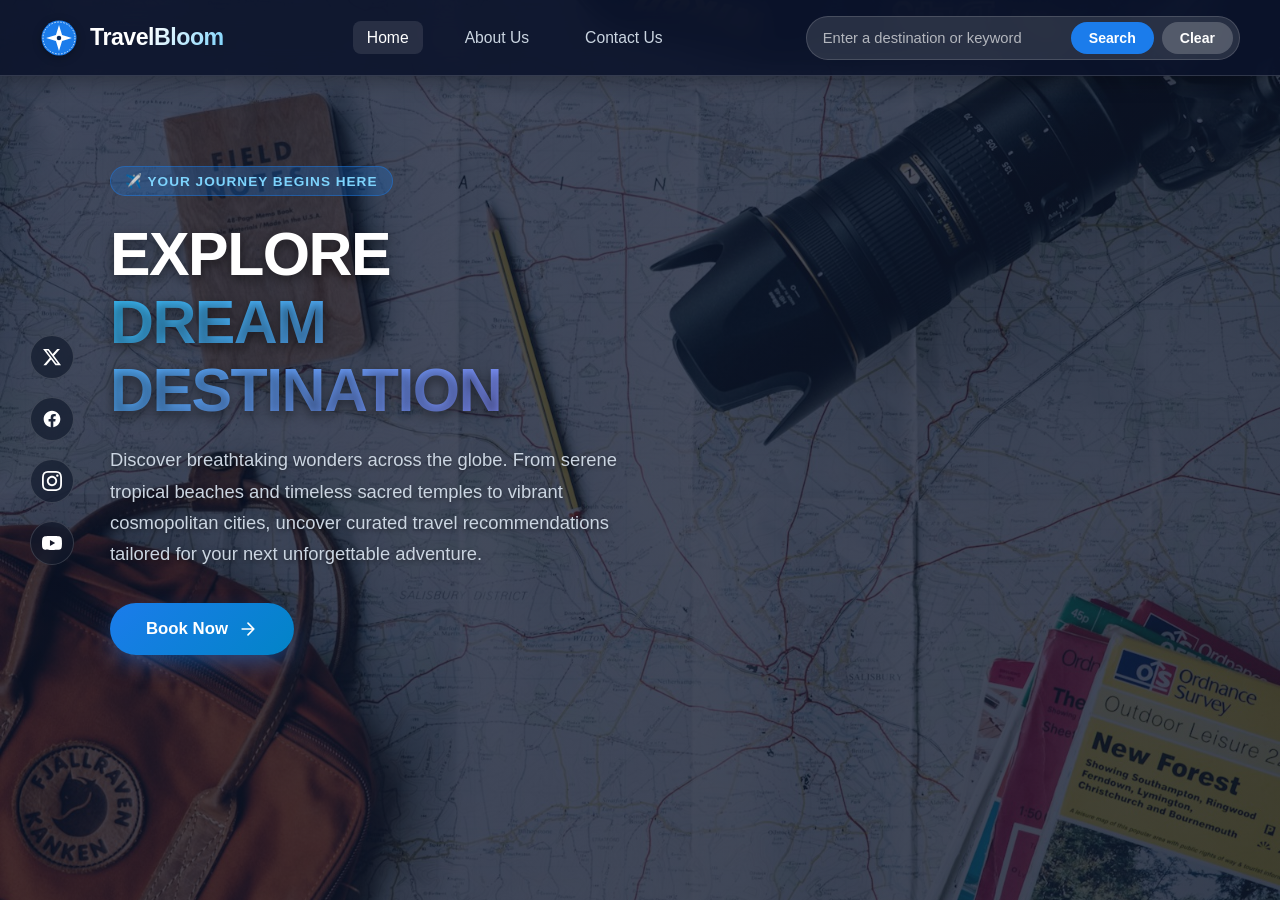
<file: index.html>
<!DOCTYPE html>
<html lang="en">
<head>
  <meta charset="UTF-8">
  <meta name="viewport" content="width=device-width, initial-scale=1.0">
  <title>TravelBloom | Home</title>
  <link rel="stylesheet" href="travel_recommendation.css">
</head>
<body>
  <!-- Navigation Bar -->
  <nav>
    <a href="index.html" class="nav-brand">
      <img src="images/logo.svg" alt="TravelBloom Logo" id="logo">
      <span>TravelBloom</span>
    </a>

    <ul class="nav-links">
      <li><a href="index.html" class="active">Home</a></li>
      <li><a href="about_us.html">About Us</a></li>
      <li><a href="contact_us.html">Contact Us</a></li>
    </ul>

    <div class="search-box">
      <input type="search" id="search" name="search" placeholder="Enter a destination or keyword" autocomplete="off">
      <button type="button" id="btnSearch" class="btn-search" onclick="searchRecommendations()">Search</button>
      <button type="button" id="btnClear" class="btn-clear" onclick="clearResults()">Clear</button>
    </div>
  </nav>

  <!-- Side Social Links -->
  <aside class="social-sidebar">
    <a href="https://twitter.com" target="_blank" rel="noopener noreferrer" title="Twitter / X">
      <img src="images/twitter.svg" alt="Twitter">
    </a>
    <a href="https://facebook.com" target="_blank" rel="noopener noreferrer" title="Facebook">
      <img src="images/facebook.svg" alt="Facebook">
    </a>
    <a href="https://instagram.com" target="_blank" rel="noopener noreferrer" title="Instagram">
      <img src="images/instagram.svg" alt="Instagram">
    </a>
    <a href="https://youtube.com" target="_blank" rel="noopener noreferrer" title="YouTube">
      <img src="images/youtube.svg" alt="YouTube">
    </a>
  </aside>

  <!-- Hero & Results Layout -->
  <main class="hero-container">
    <div class="hero-left">
      <div class="hero-badge">✈️ Your Journey Begins Here</div>
      <h1>EXPLORE<br><span>DREAM DESTINATION</span></h1>
      <p class="hero-description">
        Discover breathtaking wonders across the globe. From serene tropical beaches and timeless sacred temples to vibrant cosmopolitan cities, uncover curated travel recommendations tailored for your next unforgettable adventure.
      </p>
      <button type="button" class="btn-book-now" onclick="handleBookNow()">
        <span>Book Now</span>
        <svg xmlns="http://www.w3.org/2000/svg" width="20" height="20" viewBox="0 0 24 24" fill="none" stroke="currentColor" stroke-width="2" stroke-linecap="round" stroke-linejoin="round"><path d="M5 12h14M12 5l7 7-7 7"/></svg>
      </button>
    </div>

    <!-- Recommendations Results Column -->
    <div id="results" class="results-container"></div>
  </main>

  <!-- Application Script -->
  <script src="travel_recommendation.js"></script>
</body>
</html>
</file>
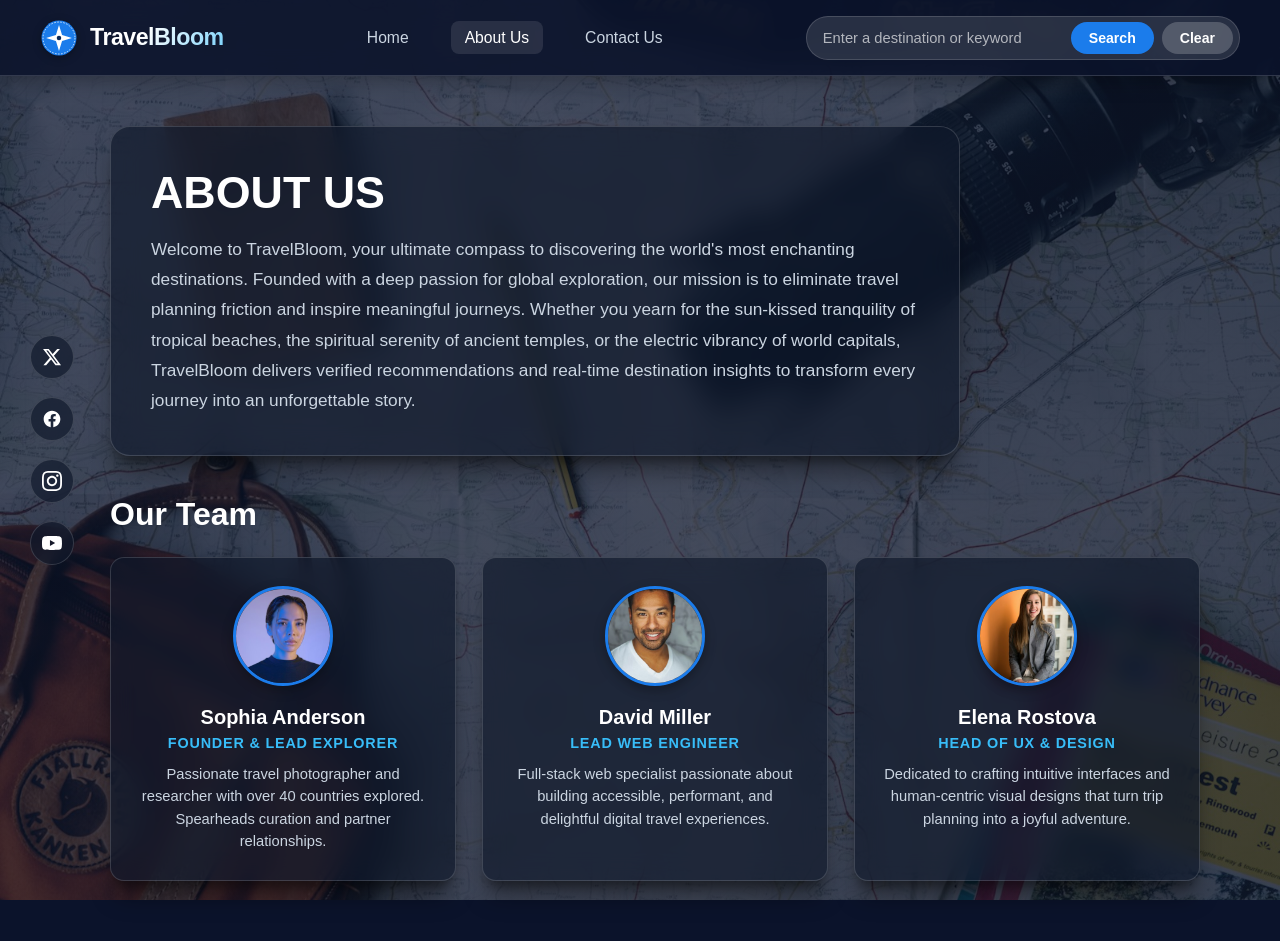
<file: about_us.html>
<!DOCTYPE html>
<html lang="en">
<head>
  <meta charset="UTF-8">
  <meta name="viewport" content="width=device-width, initial-scale=1.0">
  <title>TravelBloom | About Us</title>
  <link rel="stylesheet" href="travel_recommendation.css">
</head>
<body>
  <!-- Navigation Bar -->
  <nav>
    <a href="index.html" class="nav-brand">
      <img src="images/logo.svg" alt="TravelBloom Logo" id="logo">
      <span>TravelBloom</span>
    </a>

    <ul class="nav-links">
      <li><a href="index.html">Home</a></li>
      <li><a href="about_us.html" class="active">About Us</a></li>
      <li><a href="contact_us.html">Contact Us</a></li>
    </ul>

    <div class="search-box">
      <input type="search" id="search" name="search" placeholder="Enter a destination or keyword" autocomplete="off">
      <button type="button" id="btnSearch" class="btn-search" onclick="location.href='index.html'">Search</button>
      <button type="button" id="btnClear" class="btn-clear" onclick="location.href='index.html'">Clear</button>
    </div>
  </nav>

  <!-- Side Social Links -->
  <aside class="social-sidebar">
    <a href="https://twitter.com" target="_blank" rel="noopener noreferrer" title="Twitter / X">
      <img src="images/twitter.svg" alt="Twitter">
    </a>
    <a href="https://facebook.com" target="_blank" rel="noopener noreferrer" title="Facebook">
      <img src="images/facebook.svg" alt="Facebook">
    </a>
    <a href="https://instagram.com" target="_blank" rel="noopener noreferrer" title="Instagram">
      <img src="images/instagram.svg" alt="Instagram">
    </a>
    <a href="https://youtube.com" target="_blank" rel="noopener noreferrer" title="YouTube">
      <img src="images/youtube.svg" alt="YouTube">
    </a>
  </aside>

  <!-- Page Content -->
  <div class="page-container">
    <header class="about-header">
      <h1>ABOUT US</h1>
      <p>
        Welcome to TravelBloom, your ultimate compass to discovering the world's most enchanting destinations. Founded with a deep passion for global exploration, our mission is to eliminate travel planning friction and inspire meaningful journeys. Whether you yearn for the sun-kissed tranquility of tropical beaches, the spiritual serenity of ancient temples, or the electric vibrancy of world capitals, TravelBloom delivers verified recommendations and real-time destination insights to transform every journey into an unforgettable story.
      </p>
    </header>

    <section class="team-section">
      <h2>Our Team</h2>
      <div class="team-grid">
        <div class="team-card">
          <img src="images/team1.jpg" alt="Sophia Anderson">
          <h3>Sophia Anderson</h3>
          <p class="role">Founder & Lead Explorer</p>
          <p class="bio">Passionate travel photographer and researcher with over 40 countries explored. Spearheads curation and partner relationships.</p>
        </div>

        <div class="team-card">
          <img src="images/team2.jpg" alt="David Miller">
          <h3>David Miller</h3>
          <p class="role">Lead Web Engineer</p>
          <p class="bio">Full-stack web specialist passionate about building accessible, performant, and delightful digital travel experiences.</p>
        </div>

        <div class="team-card">
          <img src="images/team3.jpg" alt="Elena Rostova">
          <h3>Elena Rostova</h3>
          <p class="role">Head of UX & Design</p>
          <p class="bio">Dedicated to crafting intuitive interfaces and human-centric visual designs that turn trip planning into a joyful adventure.</p>
        </div>
      </div>
    </section>
  </div>
</body>
</html>
</file>
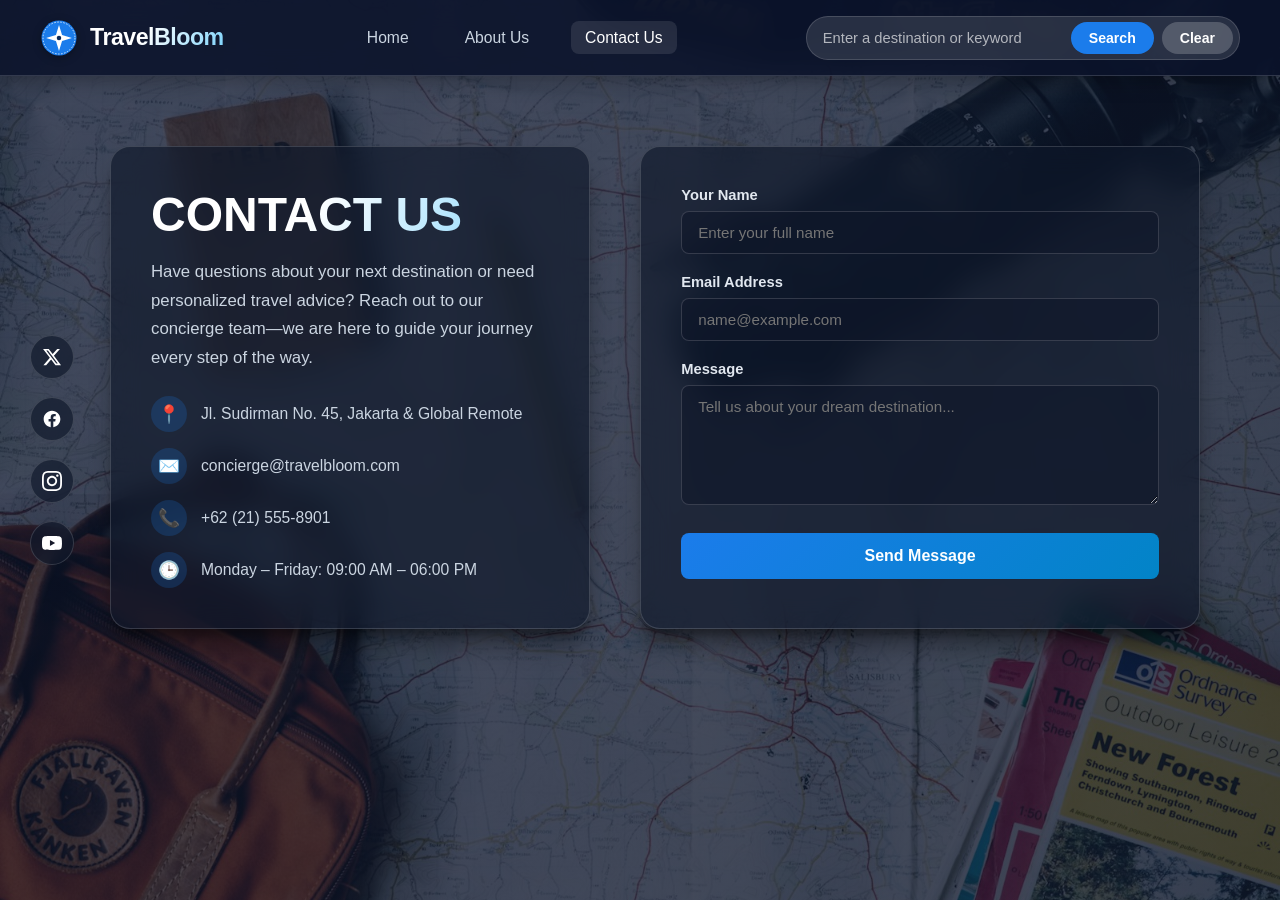
<file: contact_us.html>
<!DOCTYPE html>
<html lang="en">
<head>
  <meta charset="UTF-8">
  <meta name="viewport" content="width=device-width, initial-scale=1.0">
  <title>TravelBloom | Contact Us</title>
  <link rel="stylesheet" href="travel_recommendation.css">
</head>
<body>
  <!-- Navigation Bar -->
  <nav>
    <a href="index.html" class="nav-brand">
      <img src="images/logo.svg" alt="TravelBloom Logo" id="logo">
      <span>TravelBloom</span>
    </a>

    <ul class="nav-links">
      <li><a href="index.html">Home</a></li>
      <li><a href="about_us.html">About Us</a></li>
      <li><a href="contact_us.html" class="active">Contact Us</a></li>
    </ul>

    <div class="search-box">
      <input type="search" id="search" name="search" placeholder="Enter a destination or keyword" autocomplete="off">
      <button type="button" id="btnSearch" class="btn-search" onclick="location.href='index.html'">Search</button>
      <button type="button" id="btnClear" class="btn-clear" onclick="location.href='index.html'">Clear</button>
    </div>
  </nav>

  <!-- Side Social Links -->
  <aside class="social-sidebar">
    <a href="https://twitter.com" target="_blank" rel="noopener noreferrer" title="Twitter / X">
      <img src="images/twitter.svg" alt="Twitter">
    </a>
    <a href="https://facebook.com" target="_blank" rel="noopener noreferrer" title="Facebook">
      <img src="images/facebook.svg" alt="Facebook">
    </a>
    <a href="https://instagram.com" target="_blank" rel="noopener noreferrer" title="Instagram">
      <img src="images/instagram.svg" alt="Instagram">
    </a>
    <a href="https://youtube.com" target="_blank" rel="noopener noreferrer" title="YouTube">
      <img src="images/youtube.svg" alt="YouTube">
    </a>
  </aside>

  <!-- Contact Container -->
  <div class="page-container">
    <div class="contact-container">
      <div class="contact-info">
        <h1>CONTACT US</h1>
        <p>
          Have questions about your next destination or need personalized travel advice? Reach out to our concierge team—we are here to guide your journey every step of the way.
        </p>

        <div class="contact-details">
          <div class="contact-item">
            <span class="icon">📍</span>
            <span>Jl. Sudirman No. 45, Jakarta & Global Remote</span>
          </div>
          <div class="contact-item">
            <span class="icon">✉️</span>
            <span>concierge@travelbloom.com</span>
          </div>
          <div class="contact-item">
            <span class="icon">📞</span>
            <span>+62 (21) 555-8901</span>
          </div>
          <div class="contact-item">
            <span class="icon">🕒</span>
            <span>Monday – Friday: 09:00 AM – 06:00 PM</span>
          </div>
        </div>
      </div>

      <div class="contact-form-card">
        <form class="contact-form" id="contactForm" onsubmit="handleContactSubmit(event)">
          <div class="form-group">
            <label for="name">Your Name</label>
            <input type="text" id="name" name="name" placeholder="Enter your full name" required>
          </div>

          <div class="form-group">
            <label for="email">Email Address</label>
            <input type="email" id="email" name="email" placeholder="name@example.com" required>
          </div>

          <div class="form-group">
            <label for="message">Message</label>
            <textarea id="message" name="message" rows="5" placeholder="Tell us about your dream destination..." required></textarea>
          </div>

          <button type="submit" id="btnSubmit" class="btn-submit">Send Message</button>
          <div class="form-alert" id="formAlert">Thank you! Your message has been sent successfully. We will respond within 24 hours.</div>
        </form>
      </div>
    </div>
  </div>

  <script>
    function handleContactSubmit(event) {
      event.preventDefault();
      const alertBox = document.getElementById('formAlert');
      const form = document.getElementById('contactForm');
      alertBox.style.display = 'block';
      alert('Thank you for contacting TravelBloom! Your message has been submitted successfully.');
      form.reset();
      setTimeout(() => {
        alertBox.style.display = 'none';
      }, 5000);
    }
  </script>
</body>
</html>
</file>
<file: travel_recommendation.css>
/* ==========================================================================
   TravelBloom - Final Project Web Application
   Responsive Stylesheet for Travel Recommendation
   ========================================================================== */

:root {
  --primary: #1b7ceb;
  --primary-hover: #1562bb;
  --accent: #00d2d3;
  --bg-dark: rgba(10, 25, 47, 0.75);
  --glass-bg: rgba(15, 23, 42, 0.65);
  --glass-border: rgba(255, 255, 255, 0.15);
  --card-bg: rgba(255, 255, 255, 0.95);
  --text-main: #ffffff;
  --text-muted: #cbd5e1;
  --text-dark: #1e293b;
  --text-body: #475569;
  --font-family: -apple-system, BlinkMacSystemFont, 'Segoe UI', Roboto, Helvetica, Arial, sans-serif;
  --transition: all 0.3s cubic-bezier(0.4, 0, 0.2, 1);
  --radius-sm: 8px;
  --radius-md: 14px;
  --radius-lg: 20px;
  --shadow-lg: 0 20px 25px -5px rgba(0, 0, 0, 0.4), 0 10px 10px -5px rgba(0, 0, 0, 0.3);
}

* {
  margin: 0;
  padding: 0;
  box-sizing: border-box;
}

body {
  font-family: var(--font-family);
  color: var(--text-main);
  background-color: #0b132b;
  background-image: linear-gradient(135deg, rgba(11, 19, 43, 0.72) 0%, rgba(15, 23, 42, 0.78) 100%), url('images/hero-bg.jpg');
  background-size: cover;
  background-position: center;
  background-attachment: fixed;
  min-height: 100vh;
  display: flex;
  flex-direction: column;
  overflow-x: hidden;
}

/* ==========================================================================
   Navigation Bar
   ========================================================================== */
nav {
  position: fixed;
  top: 0;
  left: 0;
  width: 100%;
  height: 76px;
  background: rgba(11, 19, 43, 0.88);
  backdrop-filter: blur(12px);
  -webkit-backdrop-filter: blur(12px);
  border-bottom: 1px solid var(--glass-border);
  display: flex;
  align-items: center;
  justify-content: space-between;
  padding: 0 40px;
  z-index: 1000;
  box-shadow: 0 4px 20px rgba(0, 0, 0, 0.3);
}

.nav-brand {
  display: flex;
  align-items: center;
  gap: 12px;
  text-decoration: none;
}

.nav-brand img {
  width: 38px;
  height: 38px;
  filter: drop-shadow(0 2px 4px rgba(0,0,0,0.3));
}

.nav-brand span {
  font-size: 1.45rem;
  font-weight: 700;
  letter-spacing: -0.5px;
  color: #ffffff;
  background: linear-gradient(120deg, #ffffff 40%, #7dd3fc 100%);
  -webkit-background-clip: text;
  -webkit-text-fill-color: transparent;
}

.nav-links {
  list-style: none;
  display: flex;
  gap: 28px;
  align-items: center;
}

.nav-links a {
  text-decoration: none;
  color: var(--text-muted);
  font-weight: 500;
  font-size: 0.98rem;
  padding: 8px 14px;
  border-radius: var(--radius-sm);
  transition: var(--transition);
}

.nav-links a:hover,
.nav-links a.active {
  color: #ffffff;
  background: rgba(255, 255, 255, 0.1);
}

.search-box {
  display: flex;
  align-items: center;
  gap: 8px;
  background: rgba(255, 255, 255, 0.12);
  border: 1px solid var(--glass-border);
  border-radius: 9999px;
  padding: 5px 6px 5px 16px;
  transition: var(--transition);
}

.search-box:focus-within {
  background: rgba(255, 255, 255, 0.2);
  border-color: rgba(255, 255, 255, 0.4);
  box-shadow: 0 0 0 3px rgba(27, 124, 235, 0.35);
}

.search-box input {
  background: transparent;
  border: none;
  outline: none;
  color: #ffffff;
  font-size: 0.92rem;
  width: 240px;
}

.search-box input::placeholder {
  color: rgba(255, 255, 255, 0.65);
}

.btn-search,
.btn-clear {
  border: none;
  outline: none;
  padding: 8px 18px;
  font-size: 0.88rem;
  font-weight: 600;
  border-radius: 9999px;
  cursor: pointer;
  transition: var(--transition);
}

.btn-search {
  background-color: var(--primary);
  color: #ffffff;
}

.btn-search:hover {
  background-color: var(--primary-hover);
  transform: translateY(-1px);
}

.btn-clear {
  background-color: rgba(255, 255, 255, 0.2);
  color: #ffffff;
}

.btn-clear:hover {
  background-color: rgba(239, 68, 68, 0.7);
  transform: translateY(-1px);
}

/* ==========================================================================
   Side Social Bar
   ========================================================================== */
.social-sidebar {
  position: fixed;
  left: 30px;
  top: 50%;
  transform: translateY(-50%);
  display: flex;
  flex-direction: column;
  gap: 18px;
  z-index: 100;
}

.social-sidebar a {
  display: flex;
  align-items: center;
  justify-content: center;
  width: 44px;
  height: 44px;
  border-radius: 50%;
  background: rgba(15, 23, 42, 0.65);
  backdrop-filter: blur(8px);
  border: 1px solid var(--glass-border);
  transition: var(--transition);
}

.social-sidebar a:hover {
  background: var(--primary);
  transform: scale(1.15) translateX(4px);
  border-color: rgba(255, 255, 255, 0.5);
  box-shadow: 0 8px 16px rgba(27, 124, 235, 0.4);
}

.social-sidebar img {
  width: 20px;
  height: 20px;
}

/* ==========================================================================
   Main Content Layout (Home)
   ========================================================================== */
main.hero-container {
  margin-top: 76px;
  padding: 40px 60px 40px 110px;
  min-height: calc(100vh - 76px);
  display: flex;
  gap: 40px;
  align-items: flex-start;
  justify-content: space-between;
}

.hero-left {
  flex: 1.1;
  max-width: 600px;
  padding-top: 50px;
}

.hero-badge {
  display: inline-flex;
  align-items: center;
  gap: 8px;
  background: rgba(27, 124, 235, 0.25);
  border: 1px solid rgba(27, 124, 235, 0.45);
  color: #7dd3fc;
  padding: 6px 14px;
  border-radius: 9999px;
  font-size: 0.85rem;
  font-weight: 600;
  text-transform: uppercase;
  letter-spacing: 1px;
  margin-bottom: 24px;
}

.hero-left h1 {
  font-size: 3.8rem;
  line-height: 1.12;
  font-weight: 800;
  letter-spacing: -1.5px;
  margin-bottom: 20px;
  text-shadow: 0 4px 12px rgba(0, 0, 0, 0.5);
}

.hero-left h1 span {
  background: linear-gradient(135deg, #38bdf8 0%, #818cf8 100%);
  -webkit-background-clip: text;
  -webkit-text-fill-color: transparent;
}

.hero-description {
  font-size: 1.15rem;
  line-height: 1.7;
  color: var(--text-muted);
  margin-bottom: 34px;
  max-width: 520px;
  text-shadow: 0 2px 4px rgba(0, 0, 0, 0.4);
}

.btn-book-now {
  display: inline-flex;
  align-items: center;
  gap: 10px;
  background: linear-gradient(135deg, var(--primary) 0%, #0284c7 100%);
  color: #ffffff;
  font-size: 1.05rem;
  font-weight: 700;
  padding: 16px 36px;
  border: none;
  border-radius: 9999px;
  cursor: pointer;
  text-decoration: none;
  box-shadow: 0 10px 25px -5px rgba(27, 124, 235, 0.5);
  transition: var(--transition);
}

.btn-book-now:hover {
  background: linear-gradient(135deg, var(--primary-hover) 0%, #0369a1 100%);
  transform: translateY(-2px);
  box-shadow: 0 15px 30px -5px rgba(27, 124, 235, 0.65);
}

/* ==========================================================================
   Recommendation Results Container
   ========================================================================== */
.results-container {
  flex: 0.9;
  max-width: 520px;
  display: flex;
  flex-direction: column;
  gap: 22px;
  max-height: calc(100vh - 120px);
  overflow-y: auto;
  padding-right: 8px;
}

.results-container::-webkit-scrollbar {
  width: 6px;
}
.results-container::-webkit-scrollbar-thumb {
  background: rgba(255, 255, 255, 0.2);
  border-radius: 9999px;
}

.rec-card {
  background: var(--card-bg);
  border-radius: var(--radius-md);
  overflow: hidden;
  box-shadow: var(--shadow-lg);
  border: 1px solid rgba(255, 255, 255, 0.3);
  transition: var(--transition);
  animation: cardFadeIn 0.35s ease-out forwards;
  flex-shrink: 0;
}

@keyframes cardFadeIn {
  from {
    opacity: 0;
    transform: translateY(16px);
  }
  to {
    opacity: 1;
    transform: translateY(0);
  }
}

.rec-card:hover {
  transform: translateY(-4px);
  box-shadow: 0 25px 30px -5px rgba(0, 0, 0, 0.5);
}

.rec-card-image {
  position: relative;
  width: 100%;
  height: 220px;
  overflow: hidden;
}

.rec-card-image img {
  width: 100%;
  height: 100%;
  object-fit: cover;
  transition: transform 0.5s ease;
}

.rec-card:hover .rec-card-image img {
  transform: scale(1.05);
}

.time-badge {
  position: absolute;
  top: 12px;
  right: 12px;
  background: rgba(15, 23, 42, 0.85);
  backdrop-filter: blur(6px);
  color: #38bdf8;
  padding: 5px 12px;
  border-radius: 9999px;
  font-size: 0.8rem;
  font-weight: 700;
  display: flex;
  align-items: center;
  gap: 6px;
  border: 1px solid rgba(255, 255, 255, 0.15);
}

.rec-card-body {
  padding: 18px 20px 20px;
  color: var(--text-dark);
}

.rec-card-body h3 {
  font-size: 1.25rem;
  font-weight: 700;
  color: var(--text-dark);
  margin-bottom: 8px;
}

.rec-card-body p {
  font-size: 0.92rem;
  line-height: 1.55;
  color: var(--text-body);
  margin-bottom: 16px;
}

.btn-visit {
  display: inline-block;
  background: var(--primary);
  color: #ffffff;
  padding: 8px 22px;
  border-radius: var(--radius-sm);
  font-size: 0.88rem;
  font-weight: 600;
  border: none;
  cursor: pointer;
  transition: var(--transition);
}

.btn-visit:hover {
  background: var(--primary-hover);
  transform: translateY(-1px);
}

.no-results-msg {
  background: rgba(15, 23, 42, 0.85);
  backdrop-filter: blur(10px);
  border: 1px solid var(--glass-border);
  padding: 24px;
  border-radius: var(--radius-md);
  text-align: center;
  color: var(--text-muted);
  font-size: 1.05rem;
  box-shadow: var(--shadow-lg);
}

/* ==========================================================================
   About Us Page
   ========================================================================== */
.page-container {
  margin-top: 76px;
  padding: 50px 80px 60px 110px;
  min-height: calc(100vh - 76px);
}

.about-header {
  max-width: 850px;
  background: var(--glass-bg);
  backdrop-filter: blur(14px);
  border: 1px solid var(--glass-border);
  border-radius: var(--radius-lg);
  padding: 40px;
  margin-bottom: 40px;
  box-shadow: var(--shadow-lg);
}

.about-header h1 {
  font-size: 2.8rem;
  font-weight: 800;
  margin-bottom: 16px;
  background: linear-gradient(120deg, #ffffff 40%, #7dd3fc 100%);
  -webkit-background-clip: text;
  -webkit-text-fill-color: transparent;
}

.about-header p {
  font-size: 1.08rem;
  line-height: 1.75;
  color: var(--text-muted);
}

.team-section {
  max-width: 1100px;
}

.team-section h2 {
  font-size: 2rem;
  font-weight: 700;
  margin-bottom: 24px;
  color: #ffffff;
}

.team-grid {
  display: grid;
  grid-template-columns: repeat(auto-fit, minmax(280px, 1fr));
  gap: 26px;
}

.team-card {
  background: var(--glass-bg);
  backdrop-filter: blur(12px);
  border: 1px solid var(--glass-border);
  border-radius: var(--radius-md);
  padding: 28px;
  text-align: center;
  transition: var(--transition);
  box-shadow: var(--shadow-lg);
}

.team-card:hover {
  transform: translateY(-6px);
  border-color: rgba(27, 124, 235, 0.5);
  box-shadow: 0 20px 25px -5px rgba(27, 124, 235, 0.25);
}

.team-card img {
  width: 100px;
  height: 100px;
  border-radius: 50%;
  object-fit: cover;
  margin-bottom: 16px;
  border: 3px solid var(--primary);
  box-shadow: 0 4px 12px rgba(0, 0, 0, 0.3);
}

.team-card h3 {
  font-size: 1.25rem;
  font-weight: 700;
  margin-bottom: 6px;
  color: #ffffff;
}

.team-card .role {
  font-size: 0.9rem;
  color: #38bdf8;
  font-weight: 600;
  text-transform: uppercase;
  letter-spacing: 0.8px;
  margin-bottom: 12px;
}

.team-card .bio {
  font-size: 0.92rem;
  color: var(--text-muted);
  line-height: 1.5;
}

/* ==========================================================================
   Contact Us Page
   ========================================================================== */
.contact-container {
  display: flex;
  gap: 50px;
  max-width: 1100px;
  margin-top: 20px;
}

.contact-info {
  flex: 1;
  background: var(--glass-bg);
  backdrop-filter: blur(14px);
  border: 1px solid var(--glass-border);
  border-radius: var(--radius-lg);
  padding: 40px;
  box-shadow: var(--shadow-lg);
}

.contact-info h1 {
  font-size: 3rem;
  font-weight: 800;
  margin-bottom: 16px;
  background: linear-gradient(120deg, #ffffff 40%, #7dd3fc 100%);
  -webkit-background-clip: text;
  -webkit-text-fill-color: transparent;
}

.contact-info p {
  font-size: 1.05rem;
  line-height: 1.7;
  color: var(--text-muted);
  margin-bottom: 24px;
}

.contact-details {
  display: flex;
  flex-direction: column;
  gap: 16px;
}

.contact-item {
  display: flex;
  align-items: center;
  gap: 14px;
  color: var(--text-muted);
  font-size: 0.98rem;
}

.contact-item span.icon {
  width: 36px;
  height: 36px;
  border-radius: 50%;
  background: rgba(27, 124, 235, 0.2);
  color: #38bdf8;
  display: flex;
  align-items: center;
  justify-content: center;
  font-size: 1.1rem;
}

.contact-form-card {
  flex: 1.2;
  background: var(--glass-bg);
  backdrop-filter: blur(14px);
  border: 1px solid var(--glass-border);
  border-radius: var(--radius-lg);
  padding: 40px;
  box-shadow: var(--shadow-lg);
}

.contact-form {
  display: flex;
  flex-direction: column;
  gap: 20px;
}

.form-group {
  display: flex;
  flex-direction: column;
  gap: 8px;
}

.form-group label {
  font-size: 0.92rem;
  font-weight: 600;
  color: #e2e8f0;
}

.form-group input,
.form-group textarea {
  background: rgba(15, 23, 42, 0.6);
  border: 1px solid var(--glass-border);
  border-radius: var(--radius-sm);
  padding: 12px 16px;
  color: #ffffff;
  font-family: inherit;
  font-size: 0.95rem;
  transition: var(--transition);
}

.form-group input:focus,
.form-group textarea:focus {
  outline: none;
  border-color: var(--primary);
  background: rgba(15, 23, 42, 0.85);
  box-shadow: 0 0 0 3px rgba(27, 124, 235, 0.3);
}

.form-group textarea {
  resize: vertical;
  min-height: 120px;
}

.btn-submit {
  background: linear-gradient(135deg, var(--primary) 0%, #0284c7 100%);
  color: #ffffff;
  padding: 14px 28px;
  border: none;
  border-radius: var(--radius-sm);
  font-size: 1rem;
  font-weight: 700;
  cursor: pointer;
  transition: var(--transition);
  margin-top: 8px;
}

.btn-submit:hover {
  background: linear-gradient(135deg, var(--primary-hover) 0%, #0369a1 100%);
  transform: translateY(-2px);
  box-shadow: 0 10px 20px rgba(27, 124, 235, 0.4);
}

.form-alert {
  display: none;
  padding: 14px;
  border-radius: var(--radius-sm);
  background: rgba(34, 197, 94, 0.2);
  border: 1px solid rgba(34, 197, 94, 0.4);
  color: #86efac;
  font-size: 0.92rem;
  text-align: center;
}

/* ==========================================================================
   Responsive Breakpoints
   ========================================================================== */
@media (max-width: 1024px) {
  nav {
    padding: 0 20px;
  }
  .nav-links {
    gap: 16px;
  }
  .search-box input {
    width: 180px;
  }
  main.hero-container {
    flex-direction: column;
    padding: 30px 30px 40px 90px;
  }
  .results-container {
    max-width: 100%;
    width: 100%;
  }
  .contact-container {
    flex-direction: column;
  }
}

@media (max-width: 768px) {
  nav {
    flex-wrap: wrap;
    height: auto;
    padding: 12px 16px;
    gap: 12px;
  }
  .search-box {
    width: 100%;
    justify-content: space-between;
  }
  .search-box input {
    width: 100%;
  }
  .social-sidebar {
    display: none;
  }
  main.hero-container,
  .page-container {
    padding: 24px 16px;
    margin-top: 130px;
  }
  .hero-left h1 {
    font-size: 2.6rem;
  }
}
</file>
